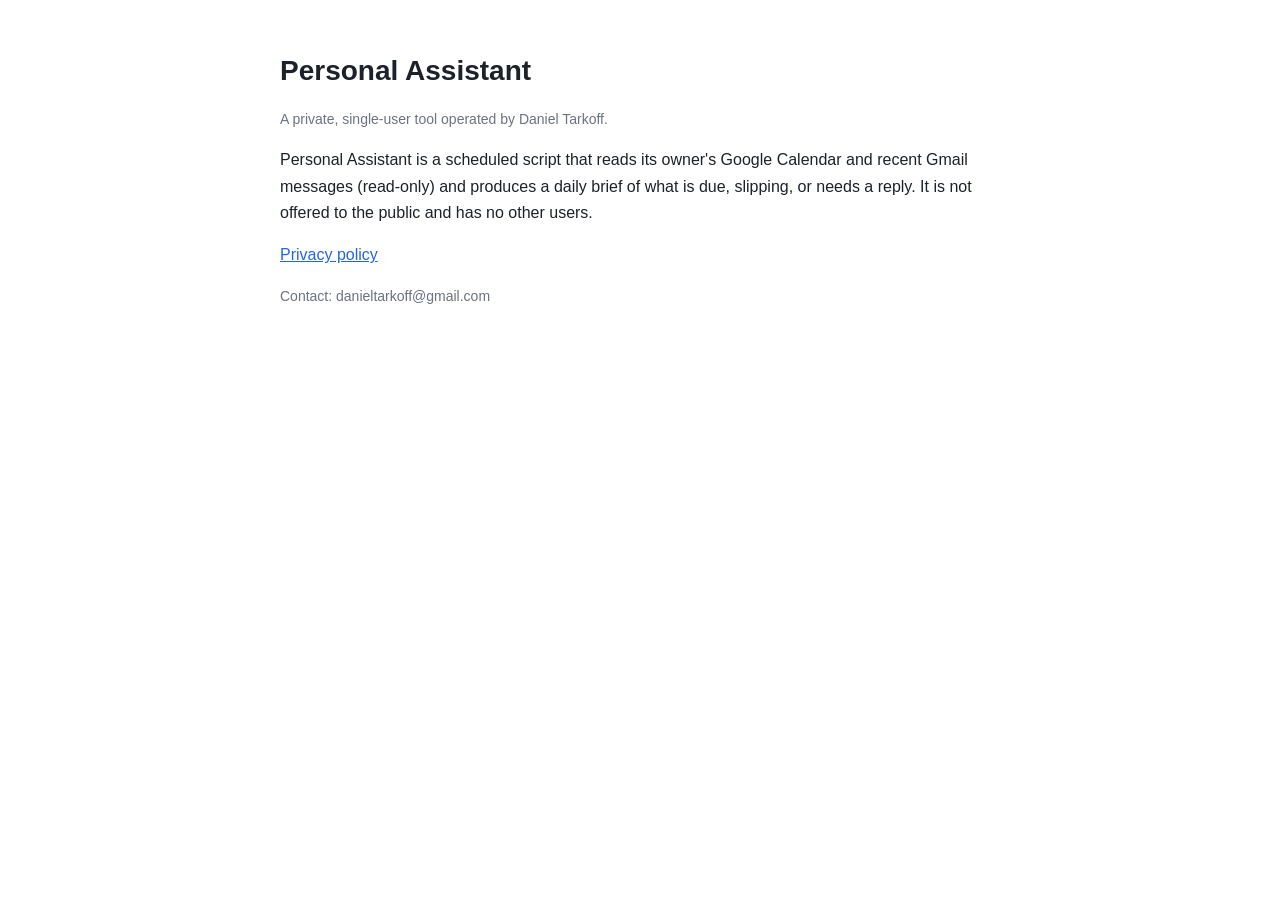
<file: index.html>
<!doctype html><html lang="en"><head><meta charset="utf-8"><meta name="viewport" content="width=device-width,initial-scale=1">
<title>Personal Assistant</title><link rel="stylesheet" href="style.css"></head><body>
<h1>Personal Assistant</h1>
<p class="muted">A private, single-user tool operated by Daniel Tarkoff.</p>
<p>Personal Assistant is a scheduled script that reads its owner's Google Calendar and recent Gmail
messages (read-only) and produces a daily brief of what is due, slipping, or needs a reply. It is
not offered to the public and has no other users.</p>
<p><a href="privacy.html">Privacy policy</a></p>
<p class="muted">Contact: danieltarkoff@gmail.com</p>
</body></html>
</file>
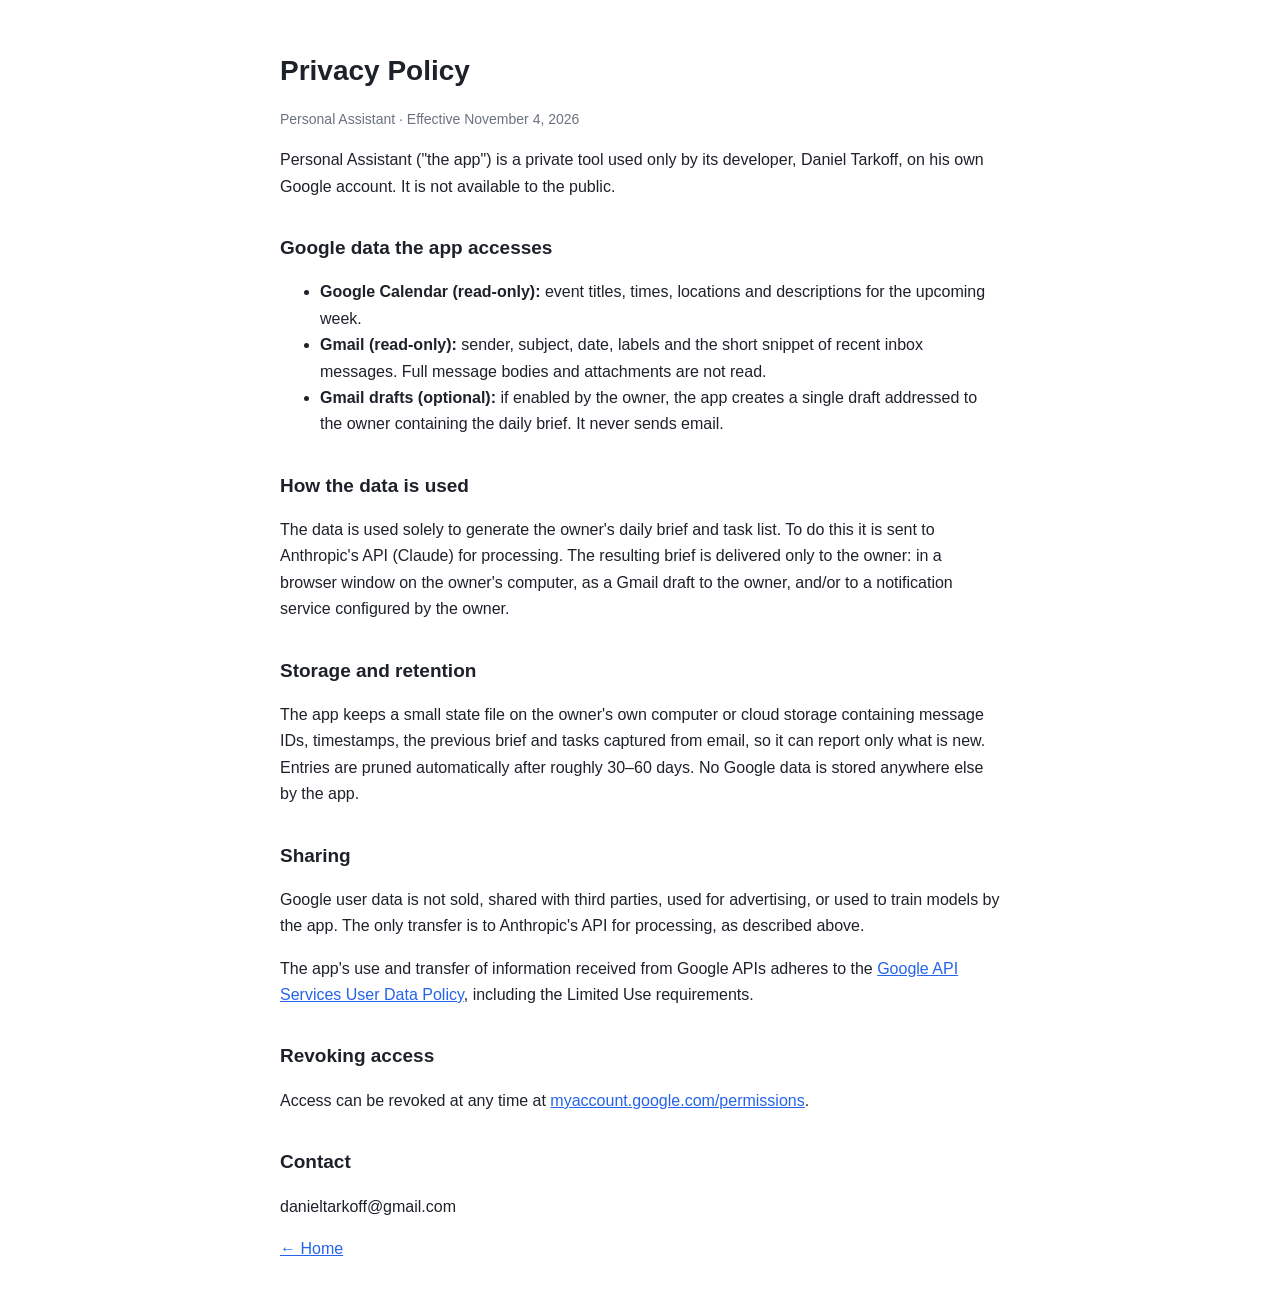
<file: privacy.html>
<!doctype html><html lang="en"><head><meta charset="utf-8"><meta name="viewport" content="width=device-width,initial-scale=1">
<title>Privacy Policy · Personal Assistant</title><link rel="stylesheet" href="style.css"></head><body>
<h1>Privacy Policy</h1>
<p class="muted">Personal Assistant · Effective November 4, 2026</p>

<p>Personal Assistant ("the app") is a private tool used only by its developer, Daniel Tarkoff, on his own
Google account. It is not available to the public.</p>

<h2>Google data the app accesses</h2>
<ul>
<li><strong>Google Calendar (read-only):</strong> event titles, times, locations and descriptions for the upcoming week.</li>
<li><strong>Gmail (read-only):</strong> sender, subject, date, labels and the short snippet of recent inbox messages. Full message bodies and attachments are not read.</li>
<li><strong>Gmail drafts (optional):</strong> if enabled by the owner, the app creates a single draft addressed to the owner containing the daily brief. It never sends email.</li>
</ul>

<h2>How the data is used</h2>
<p>The data is used solely to generate the owner's daily brief and task list. To do this it is sent to
Anthropic's API (Claude) for processing. The resulting brief is delivered only to the owner: in a browser
window on the owner's computer, as a Gmail draft to the owner, and/or to a notification service configured
by the owner.</p>

<h2>Storage and retention</h2>
<p>The app keeps a small state file on the owner's own computer or cloud storage containing message IDs,
timestamps, the previous brief and tasks captured from email, so it can report only what is new. Entries
are pruned automatically after roughly 30–60 days. No Google data is stored anywhere else by the app.</p>

<h2>Sharing</h2>
<p>Google user data is not sold, shared with third parties, used for advertising, or used to train models
by the app. The only transfer is to Anthropic's API for processing, as described above.</p>
<p>The app's use and transfer of information received from Google APIs adheres to the
<a href="https://developers.google.com/terms/api-services-user-data-policy">Google API Services User Data Policy</a>,
including the Limited Use requirements.</p>

<h2>Revoking access</h2>
<p>Access can be revoked at any time at
<a href="https://myaccount.google.com/permissions">myaccount.google.com/permissions</a>.</p>

<h2>Contact</h2>
<p>danieltarkoff@gmail.com</p>
<p><a href="index.html">← Home</a></p>
</body></html>
</file>
<file: style.css>
body{font-family:-apple-system,BlinkMacSystemFont,"Segoe UI",Helvetica,Arial,sans-serif;max-width:720px;margin:48px auto;padding:0 20px;line-height:1.65;color:#1d2129}
h1{font-size:28px;margin-bottom:4px}h2{font-size:19px;margin-top:32px}.muted{color:#6b7280;font-size:14px}a{color:#2563eb}
@media (prefers-color-scheme:dark){body{background:#1a1c1f;color:#e3e6ea}a{color:#7aa7ff}.muted{color:#9aa0aa}}
</file>
